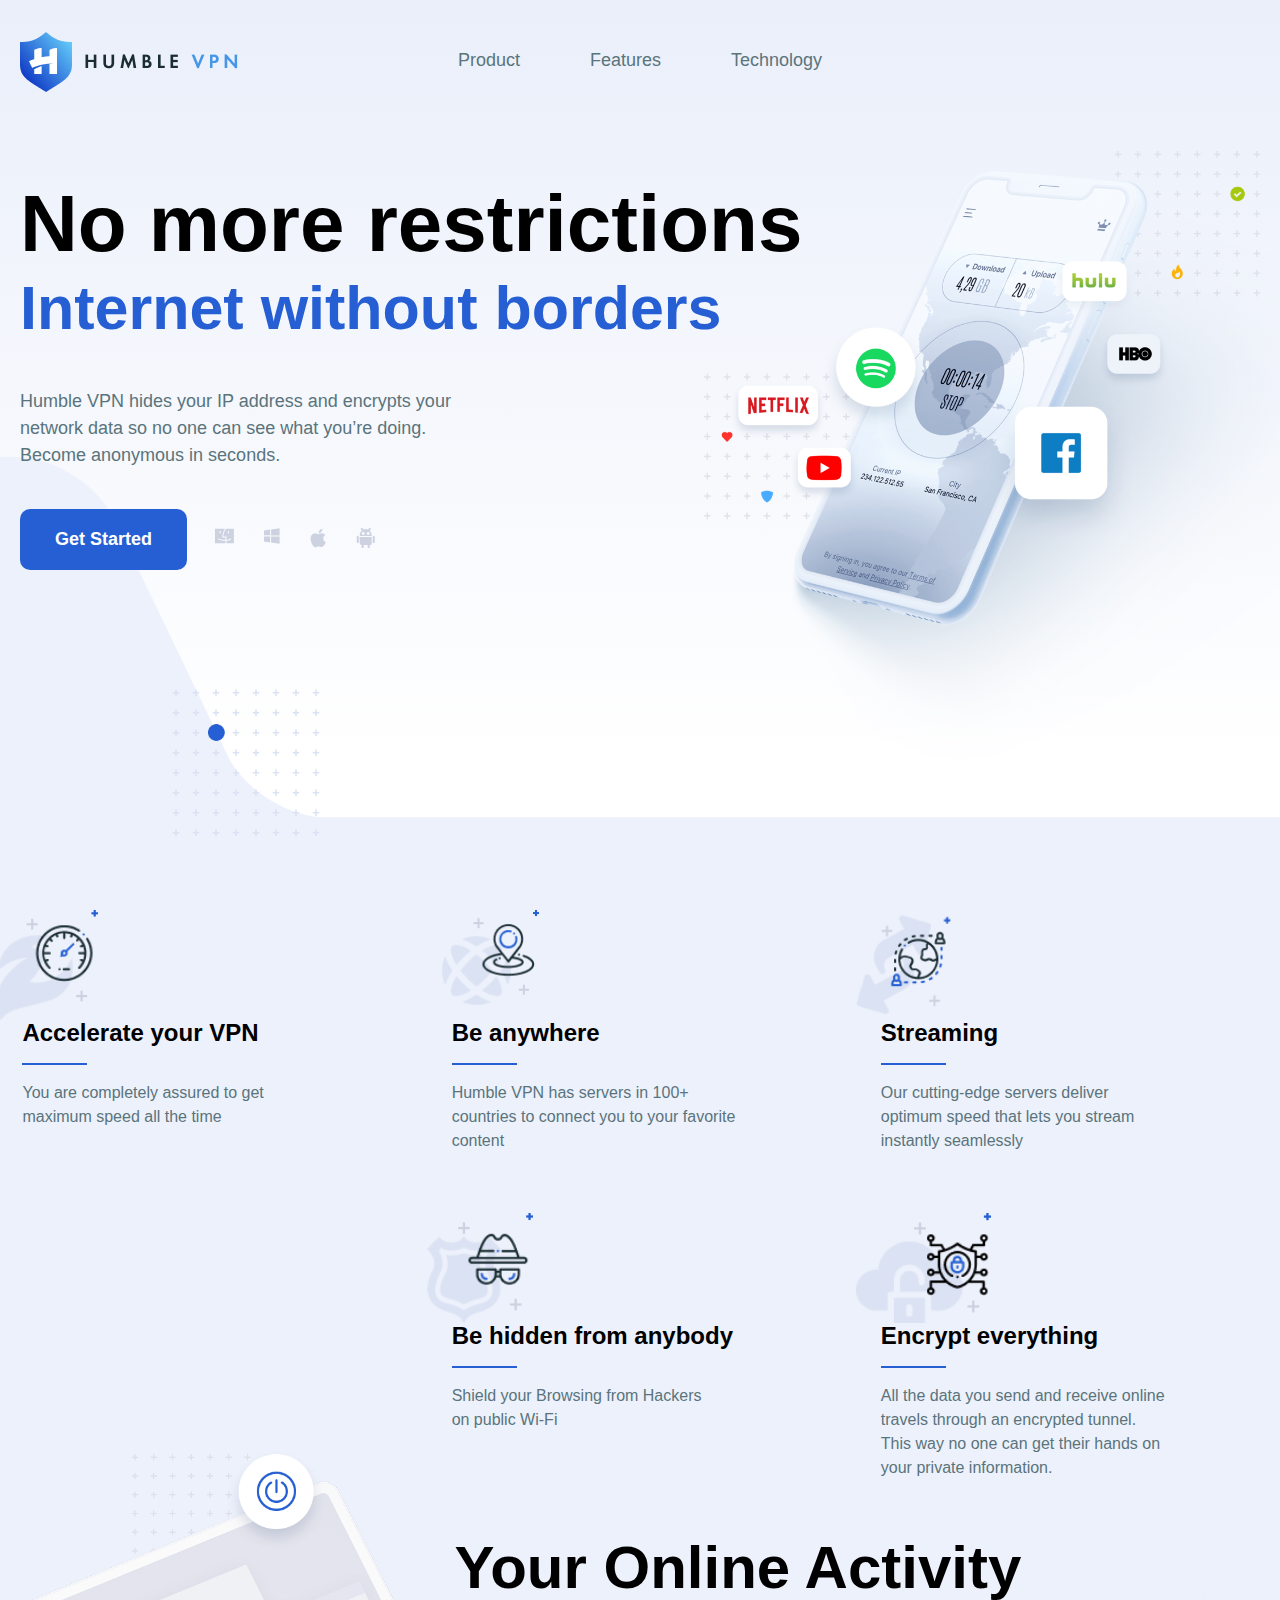
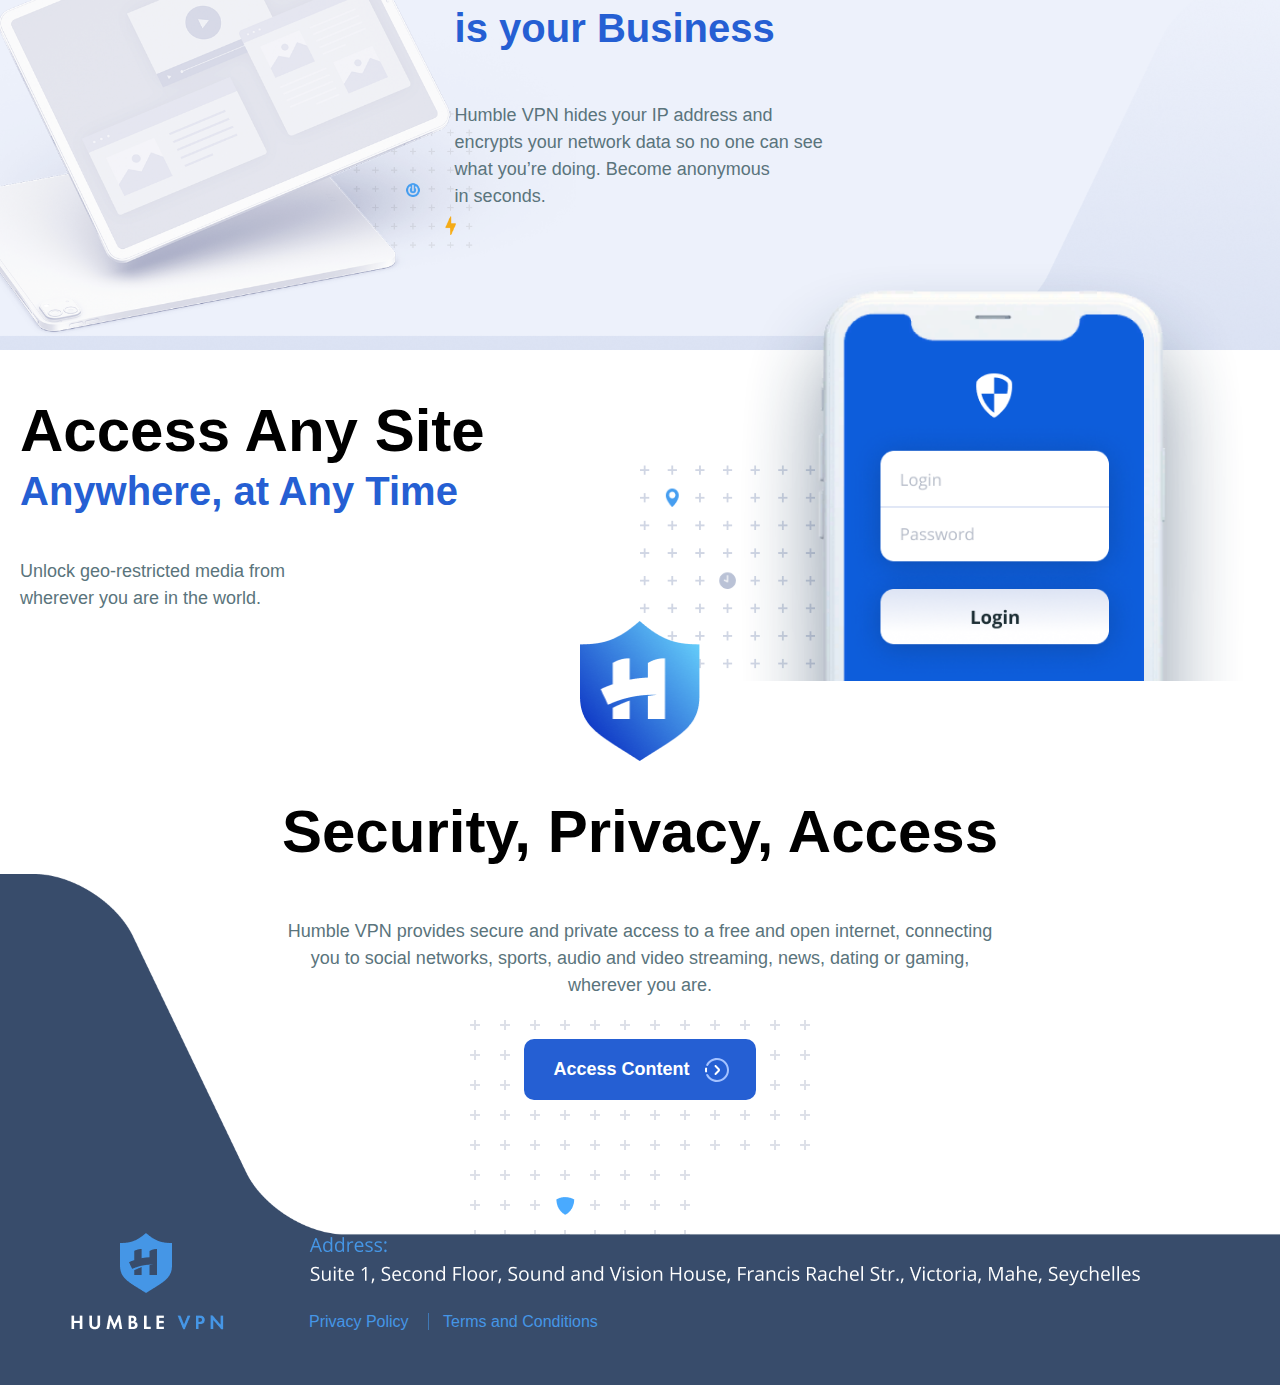
<file: index.html>
<!DOCTYPE html>
<html lang="en">
  <head>
    <meta charset="UTF-8" />
    <meta name="viewport" content="width=device-width, initial-scale=1.0" />
    <link rel="icon" type="image/png" sizes="32x32" href="/favicon-32x32.png" />
    <link rel="icon" type="image/png" sizes="16x16" href="/favicon-16x16.png" />
    <title>Humble VPN</title>

    <link rel="stylesheet" href="./css/main.min.css" />
  </head>
  <body>
    <header class="header">
      <div class="container">
        <div class="header__content">
          <div class="header__logo">
            <img src="./src/assets/images/logo.png" alt="" />
          </div>
          <button type="button" class="header__burger js-menu">
            <span></span>
          </button>
          <nav class="header__nav">
            <ul>
              <li class="header__nav-item"><a href="/">Product</a></li>
              <li class="header__nav-item"><a href="/">Features</a></li>
              <li class="header__nav-item"><a href="/">Technology</a></li>
            </ul>
          </nav>
        </div>
      </div>
    </header>
    <main class="main">
      <div class="container">
        <div class="main__text-block">
          <h2 class="main__title">No more restrictions</h2>
          <h3 class="main__subtitle">Internet without borders</h3>
          <p class="main__text">
            Humble VPN hides your IP address and encrypts&nbsp;your network data
            so no one can&nbsp;see what&nbsp;you’re doing. Become anonymous in
            seconds.
          </p>
          <img
            src="/src/assets/images/app_desktop.png"
            alt=""
            class="main__image"
          />
          <div class="main__buttons">
            <a href="/" class="main__button">Get Started</a>
            <ul class="main__platforms">
              <li class="main__platforms-item">
                <a href="/">
                  <svg
                    width="19"
                    height="16"
                    viewBox="0 0 19 16"
                    fill="none"
                    xmlns="http://www.w3.org/2000/svg"
                  >
                    <path
                      d="M19 15.3339H11.7C11.5 14.4339 11.3 13.6339 11.3 12.7339C13 12.7339 14.7 12.2339 16.2 11.4339V11.3339L15.7 10.5339H15.6C14.3 11.3339 12.8 11.7339 11.2 11.7339C11.2 10.9339 11.4 10.0339 11.6 9.23392L11.8 8.63392L11.7 8.53392H8.2C8.4 6.73392 8.9 5.03392 9.6 3.33392C10 2.43392 10.5 1.53392 11.1 0.633923H18.9V15.3339H19ZM12.9 2.93392L12.8 5.23392L12.9 5.33392H13.8L13.9 5.23392V3.03392L13.8 2.93392H12.9ZM10.7 15.3339H0V0.633923H10C9.5 1.33392 9.1 2.13392 8.8 2.83392C7.9 4.73392 7.4 6.83392 7.2 8.93392V9.43392L7.3 9.53392H10.6C10.4 10.2339 10.3 11.0339 10.3 11.7339C9.9 11.7339 9.6 11.7339 9.3 11.7339C7.2 11.8339 5.19999 11.3339 3.39999 10.4339H3.3L2.89999 11.2339V11.3339C4.09999 11.9339 5.4 12.3339 6.7 12.5339C7.6 12.6339 8.4 12.7339 9.3 12.7339C9.6 12.7339 10 12.7339 10.4 12.7339C10.3 13.6339 10.5 14.5339 10.7 15.3339ZM4.7 2.93392L4.60001 5.23392L4.7 5.33392H5.60001L5.7 5.23392V3.03392L5.60001 2.93392H4.7Z"
                    />
                  </svg>
                </a>
              </li>
              <li class="main__platforms-item">
                <a href="/">
                  <svg
                    width="16"
                    height="16"
                    viewBox="0 0 16 16"
                    fill="none"
                    xmlns="http://www.w3.org/2000/svg"
                  >
                    <path
                      d="M7.10001 14.4839V8.38392H15.6V15.7839L7.10001 14.4839ZM0 13.4839V8.48392H6.10001V14.3839L0 13.4839ZM7.10001 7.38392V1.38392L15.6 0.183922V7.38392H7.10001ZM0 7.38392V2.38392L6.10001 1.48392V7.28392H0V7.38392Z"
                    />
                  </svg>
                </a>
              </li>
              <li class="main__platforms-item">
                <a href="/">
                  <svg
                    width="16"
                    height="20"
                    viewBox="0 0 16 20"
                    fill="none"
                    xmlns="http://www.w3.org/2000/svg"
                  >
                    <path
                      d="M2.55557 16.8839C0.955565 14.5839 -0.24444 10.3839 1.35556 7.58392C2.15556 6.18392 3.55556 5.28392 5.15556 5.28392C6.35556 5.28392 7.45556 6.08392 8.25556 6.08392C9.05556 6.08392 10.3556 5.08392 11.8556 5.18392C13.2556 5.18392 14.4556 5.88392 15.2556 6.98392C14.0556 7.78392 13.2556 9.08393 13.2556 10.4839C13.2556 12.0839 14.2556 13.5839 15.7556 14.1839C15.4556 15.0839 15.0556 15.9839 14.4556 16.7839C13.6556 17.8839 12.8556 18.9839 11.6556 19.0839C10.4556 19.0839 9.95556 18.3839 8.55556 18.3839C7.15556 18.3839 6.65556 19.0839 5.45556 19.1839H5.35556C4.15556 19.1839 3.25557 17.9839 2.55557 16.8839ZM8.65556 5.08392C8.55556 4.08392 8.95556 2.98392 9.65556 2.18392C10.3556 1.38392 11.3556 0.883924 12.4556 0.783924C12.5556 1.88392 12.1556 2.88392 11.4556 3.78392C10.8556 4.58392 9.85556 5.08392 8.85556 5.08392C8.75556 5.08392 8.65556 5.08392 8.65556 5.08392Z"
                    />
                  </svg>
                </a>
              </li>
              <li class="main__platforms-item">
                <a href="/">
                  <svg
                    width="19"
                    height="20"
                    viewBox="0 0 19 20"
                    fill="none"
                    xmlns="http://www.w3.org/2000/svg"
                  >
                    <path
                      fill-rule="evenodd"
                      clip-rule="evenodd"
                      d="M17.733 14.9518C17.1543 14.9518 16.7041 14.5016 16.7041 13.9228V8.90675C16.7041 8.32797 17.1543 7.94212 17.733 7.94212C18.3118 7.94212 18.762 8.39228 18.762 8.90675V13.9228C18.762 14.5016 18.3118 14.9518 17.733 14.9518ZM13.7459 16.9453V19.4534C13.7459 19.7106 13.553 19.9678 13.2314 19.9678H12.2025C11.9453 19.9678 11.688 19.7749 11.688 19.4534V16.9453H7.70089V19.4534C7.70089 19.7106 7.50797 19.9678 7.18642 19.9678H6.15748C5.90025 19.9678 5.64301 19.7749 5.64301 19.4534V16.9453C4.54977 16.9453 3.64945 16.045 3.64945 14.9518V8.97106H15.6752V15.9807C15.7395 17.074 14.8392 16.9453 13.7459 16.9453ZM3.77806 7.42765C3.77806 5.49839 4.61408 3.76206 5.90025 2.6045L5.06424 1.76849C4.67838 1.38264 4.67838 0.73955 5.06424 0.289389C5.45009 -0.096463 6.15748 -0.096463 6.54334 0.289389L7.70089 1.44695C8.34398 1.18971 9.05137 0.996785 9.82308 0.996785C10.5305 0.996785 11.2379 1.18971 11.881 1.44695L13.0385 0.353698C13.4244 -0.0321543 14.0675 -0.0321543 14.5176 0.353698C14.9035 0.73955 14.9035 1.38264 14.5176 1.8328L13.6173 2.6045C14.9035 3.76206 15.7395 5.49839 15.7395 7.49196V8.07074H3.77806V7.42765ZM12.2668 7.0418C13.1028 7.0418 13.7459 6.39871 13.7459 5.5627C13.7459 4.72669 13.1028 4.0836 12.2668 4.0836C11.4308 4.0836 10.7877 4.72669 10.7877 5.5627C10.7877 6.3344 11.4308 7.0418 12.2668 7.0418ZM7.25073 7.0418C8.08674 7.0418 8.72983 6.39871 8.72983 5.5627C8.72983 4.72669 8.08674 4.0836 7.25073 4.0836C6.41472 4.0836 5.77163 4.72669 5.77163 5.5627C5.77163 6.3344 6.41472 7.0418 7.25073 7.0418ZM1.78449 14.9518C1.20572 14.9518 0.755554 14.5016 0.755554 13.9228V8.90675C0.755554 8.32797 1.20572 7.94212 1.78449 7.94212C2.36327 7.94212 2.81343 8.39228 2.81343 8.90675V13.9228C2.74912 14.5016 2.29896 14.9518 1.78449 14.9518Z"
                    />
                  </svg>
                </a>
              </li>
            </ul>
          </div>
        </div>
      </div>
    </main>
    <section class="advantages">
      <div class="container">
        <div class="advantages__list">
          <div class="advantages__item">
            <img
              src="/src/assets/images/advantages_1.png"
              alt="Accelerate your VPN"
              class="advantages__item-image"
            />
            <div class="advantages__item-right">
              <h4 class="advantages__item-title">Accelerate your VPN</h4>
              <p class="advantages__item-text">
                You are completely assured to get maximum speed all the time
              </p>
            </div>
          </div>
          <div class="advantages__item">
            <img
              src="/src/assets/images/advantages_2.png"
              alt="Be anywhere"
              class="advantages__item-image"
            />
            <div class="advantages__item-right">
              <h4 class="advantages__item-title">Be anywhere</h4>
              <p class="advantages__item-text">
                Humble VPN has servers in 100+ countries to connect you to your
                favorite content
              </p>
            </div>
          </div>
          <div class="advantages__item">
            <img
              src="/src/assets/images/advantages_3.png"
              alt="Streaming"
              class="advantages__item-image"
            />
            <div class="advantages__item-right">
              <h4 class="advantages__item-title">Streaming</h4>
              <p class="advantages__item-text">
                Our cutting-edge servers deliver optimum speed that lets you
                stream instantly seamlessly
              </p>
            </div>
          </div>
          <div class="advantages__item">
            <img
              src="/src/assets/images/advantages_4.png"
              alt="Be hidden from anybody"
              class="advantages__item-image"
            />
            <div class="advantages__item-right">
              <h4 class="advantages__item-title">Be hidden from anybody</h4>
              <p class="advantages__item-text">
                Shield your Browsing from Hackers on public Wi-Fi
              </p>
            </div>
          </div>
          <div class="advantages__item">
            <img
              src="/src/assets/images/advantages_5.png"
              alt="Encrypt everything"
              class="advantages__item-image"
            />
            <div class="advantages__item-right">
              <h4 class="advantages__item-title">Encrypt everything</h4>
              <p class="advantages__item-text">
                All the data you send and receive online travels through an
                encrypted tunnel. This way no one can get their hands on your
                private information.
              </p>
            </div>
          </div>
          <div class="advantages__text-block">
            <h2 class="advantages__title">Your Online Activity</h2>
            <h3 class="advantages__subtitle">is your Business</h3>
            <p class="advantages__text">
              Humble VPN hides your IP address and encrypts&nbsp;your network
              data so no one can see what you’re doing. Become anonymous
              in&nbsp;seconds.
            </p>
          </div>
        </div>
      </div>
    </section>
    <div class="container access__container">
      <section class="access">
        <div class="access__text-block">
          <h2 class="access__title">Access Any Site</h2>
          <h3 class="access__subtitle">Anywhere, at Any Time</h3>
          <p class="access__text">
            Unlock geo-restricted media from wherever you are in the world.
          </p>
        </div>
        <img
          src="/src/assets/images/access.png"
          alt="Access Any Site"
          class="access__image"
        />
      </section>
    </div>
    <section class="security">
      <div class="container">
        <div class="security__content">
          <img
            src="/src/assets/images/logo_symbol.png"
            alt="Humble"
            class="security__image"
          />
          <h2 class="security__title">Security, Privacy, Access</h2>
          <p class="security__text">
            Humble VPN provides secure and private access to a free and open
            internet, connecting you to social networks, sports, audio and video
            streaming, news, dating or gaming, wherever you are.
          </p>
          <a href="/" class="security__button"
            ><span>Access Content</span
            ><img src="/src/assets/icons/arrow.svg" alt=""
          /></a>
          <img
            src="/src/assets/images/security_bg_2.png"
            alt=""
            class="security__bg"
          />
        </div>
      </div>
    </section>
    <footer class="footer">
      <div class="container">
        <div class="footer__content">
          <img
            src="/src/assets/images/logo_footer.png"
            alt="logo"
            class="footer__logo"
          />
          <div class="footer__right">
            <img
              src="/src/assets/images/footer_address.png"
              alt="address"
              class="footer__address"
            />
            <img
              src="/src/assets/images/footer_address_mobile.png"
              alt="address"
              class="footer__address_mobile"
            />
            <div class="footer__links">
              <a href="/privacy.html" target="_blank" class="footer__link"
                >Privacy Policy</a
              >
              <a href="/terms.html" target="_blank" class="footer__link"
                >Terms and Conditions</a
              >
            </div>
          </div>
        </div>
      </div>
    </footer>

    <script>
      var menu = document.querySelector('.header__nav');
      document.querySelector('.js-menu').addEventListener('click', function(e) {
        if (e.target.classList.contains('active')) {
          e.target.classList.remove('active');
          menu.classList.remove('active');
        }
        else {
          e.target.classList.add('active');
          menu.classList.add('active');
        }
      });
    </script>
  </body>
</html>
</file>
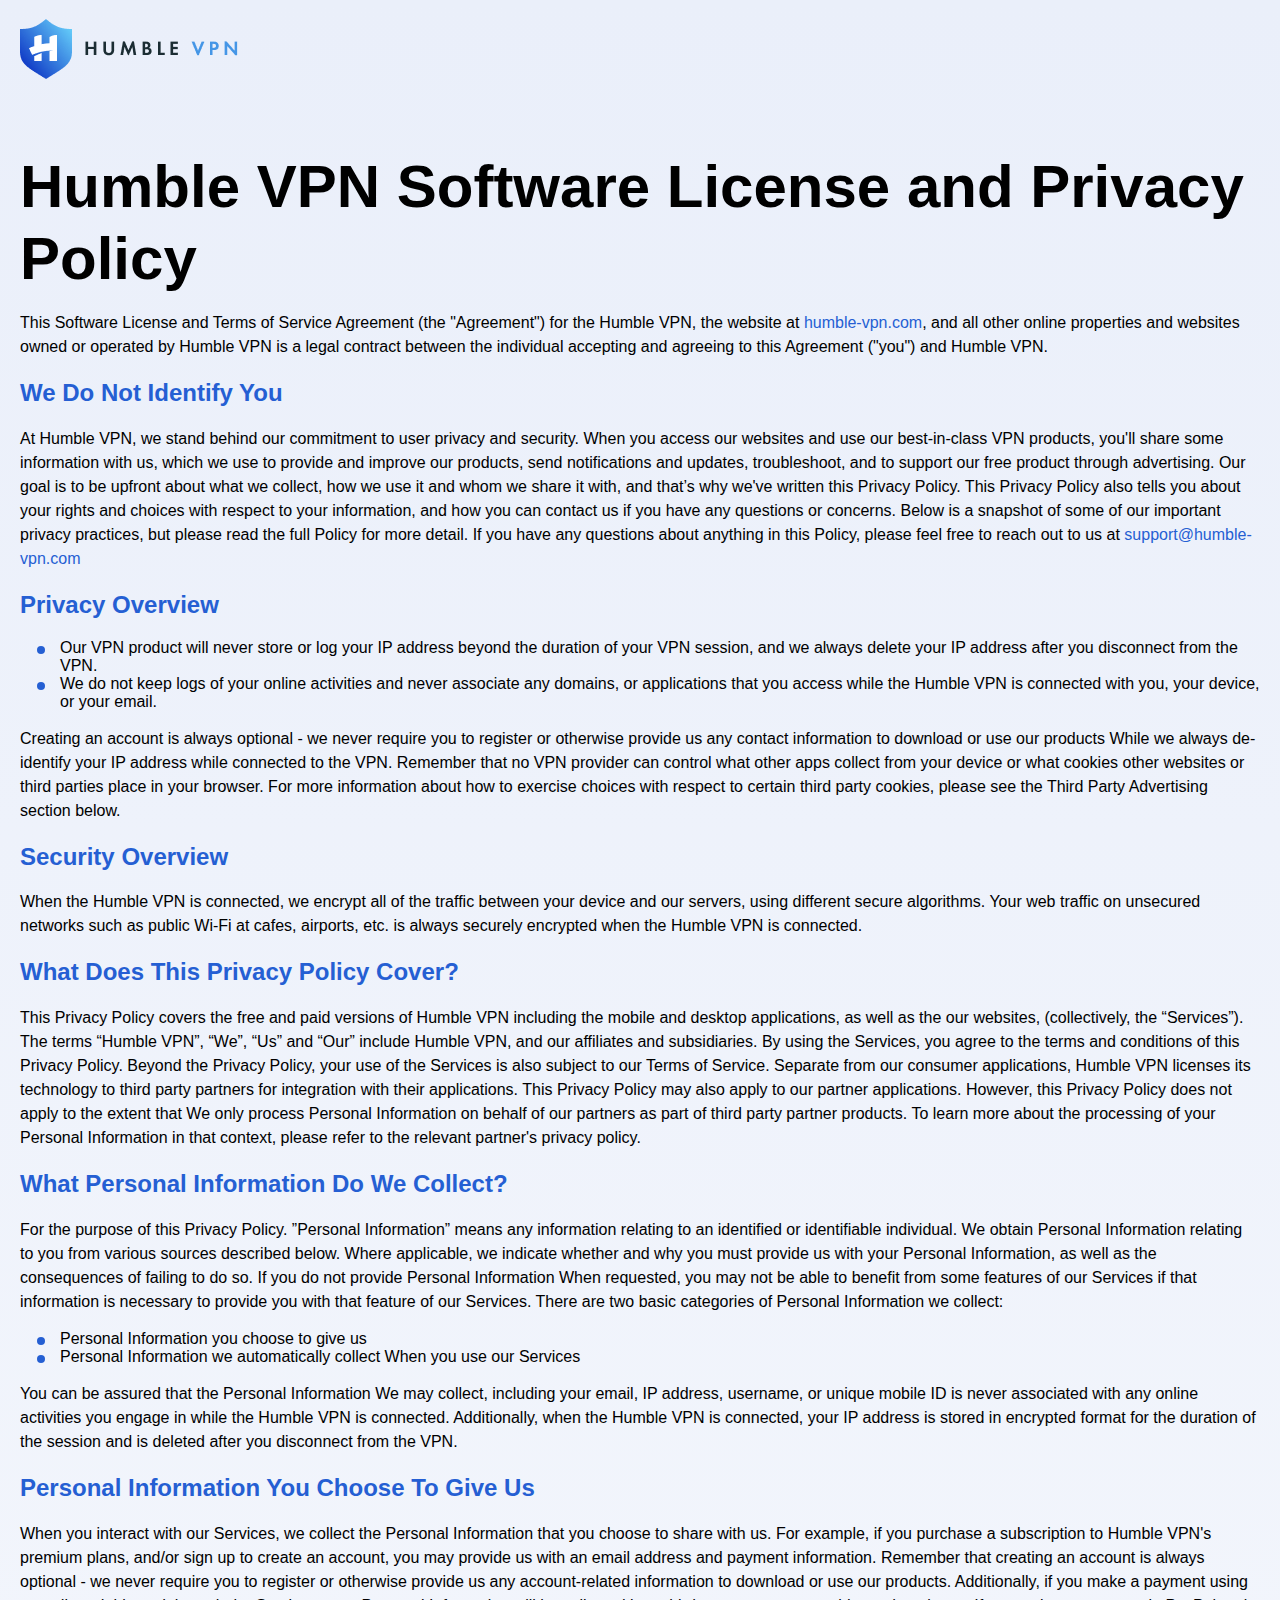
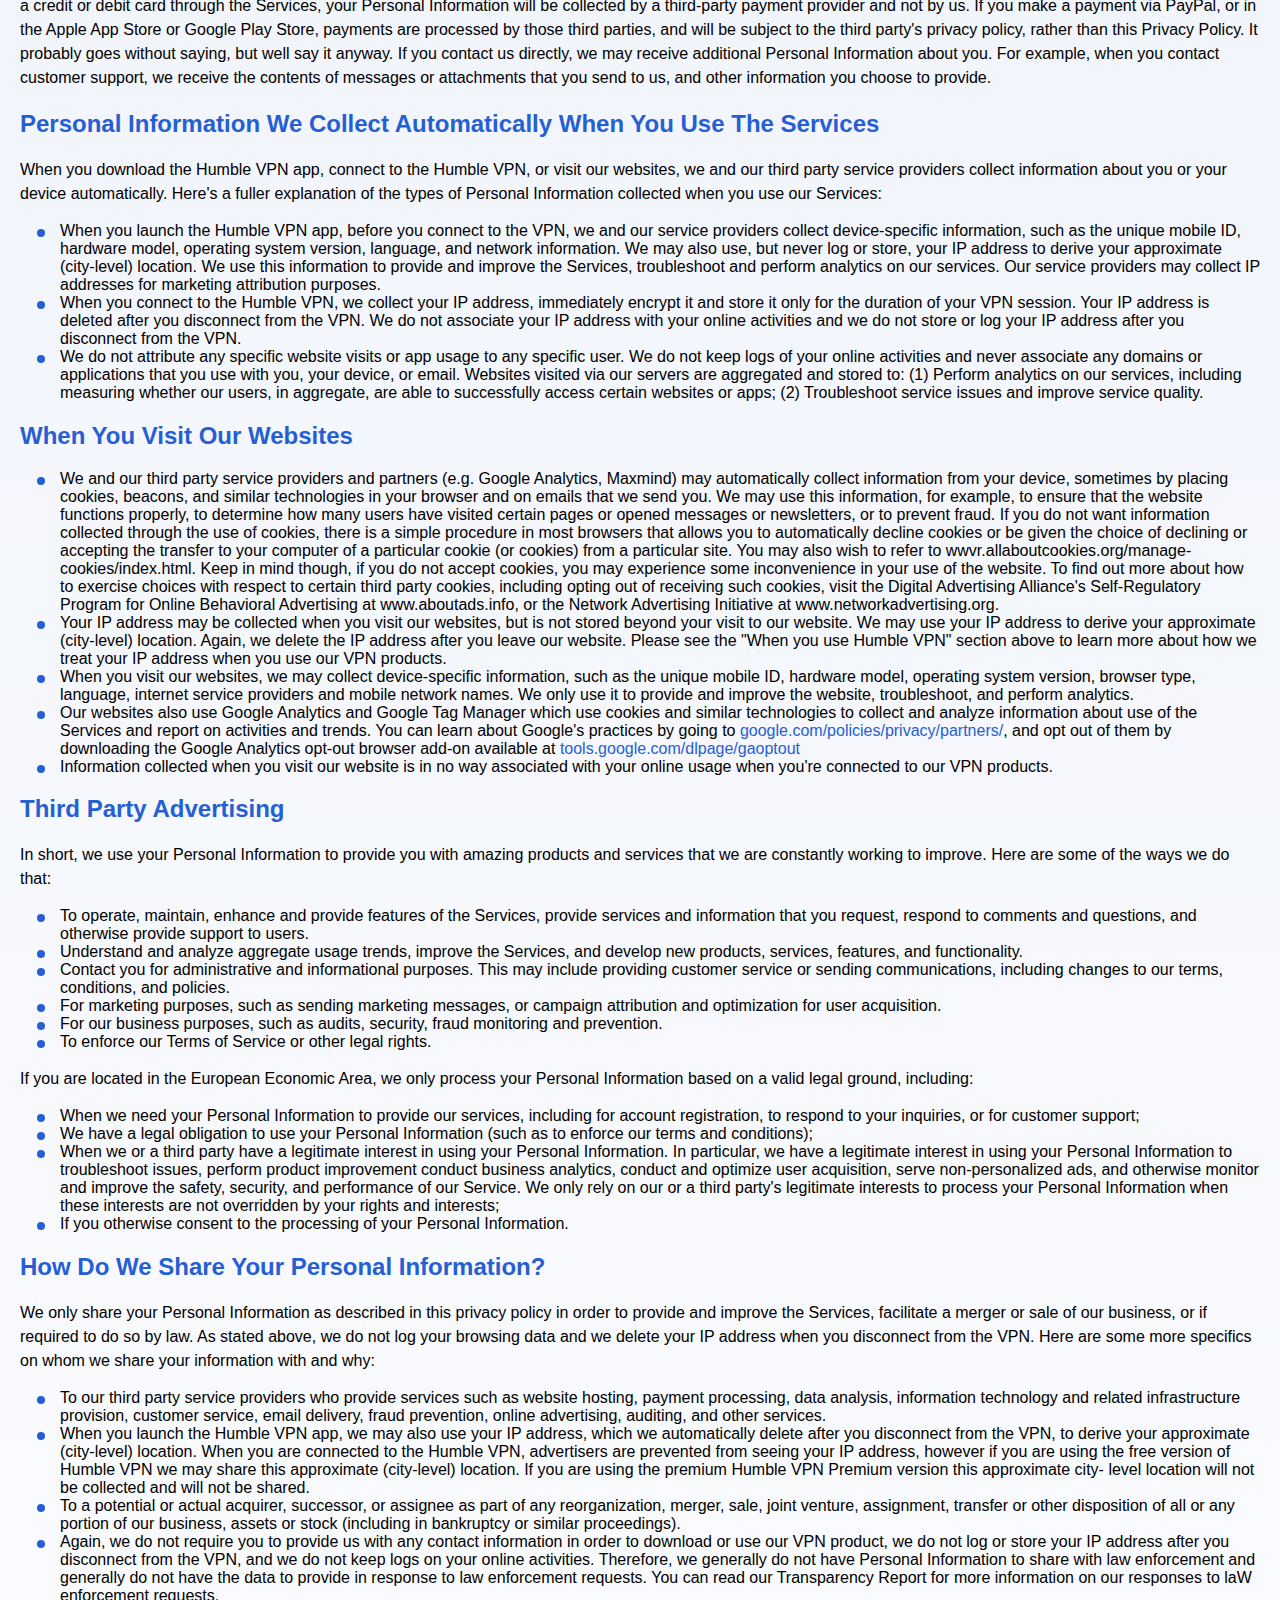
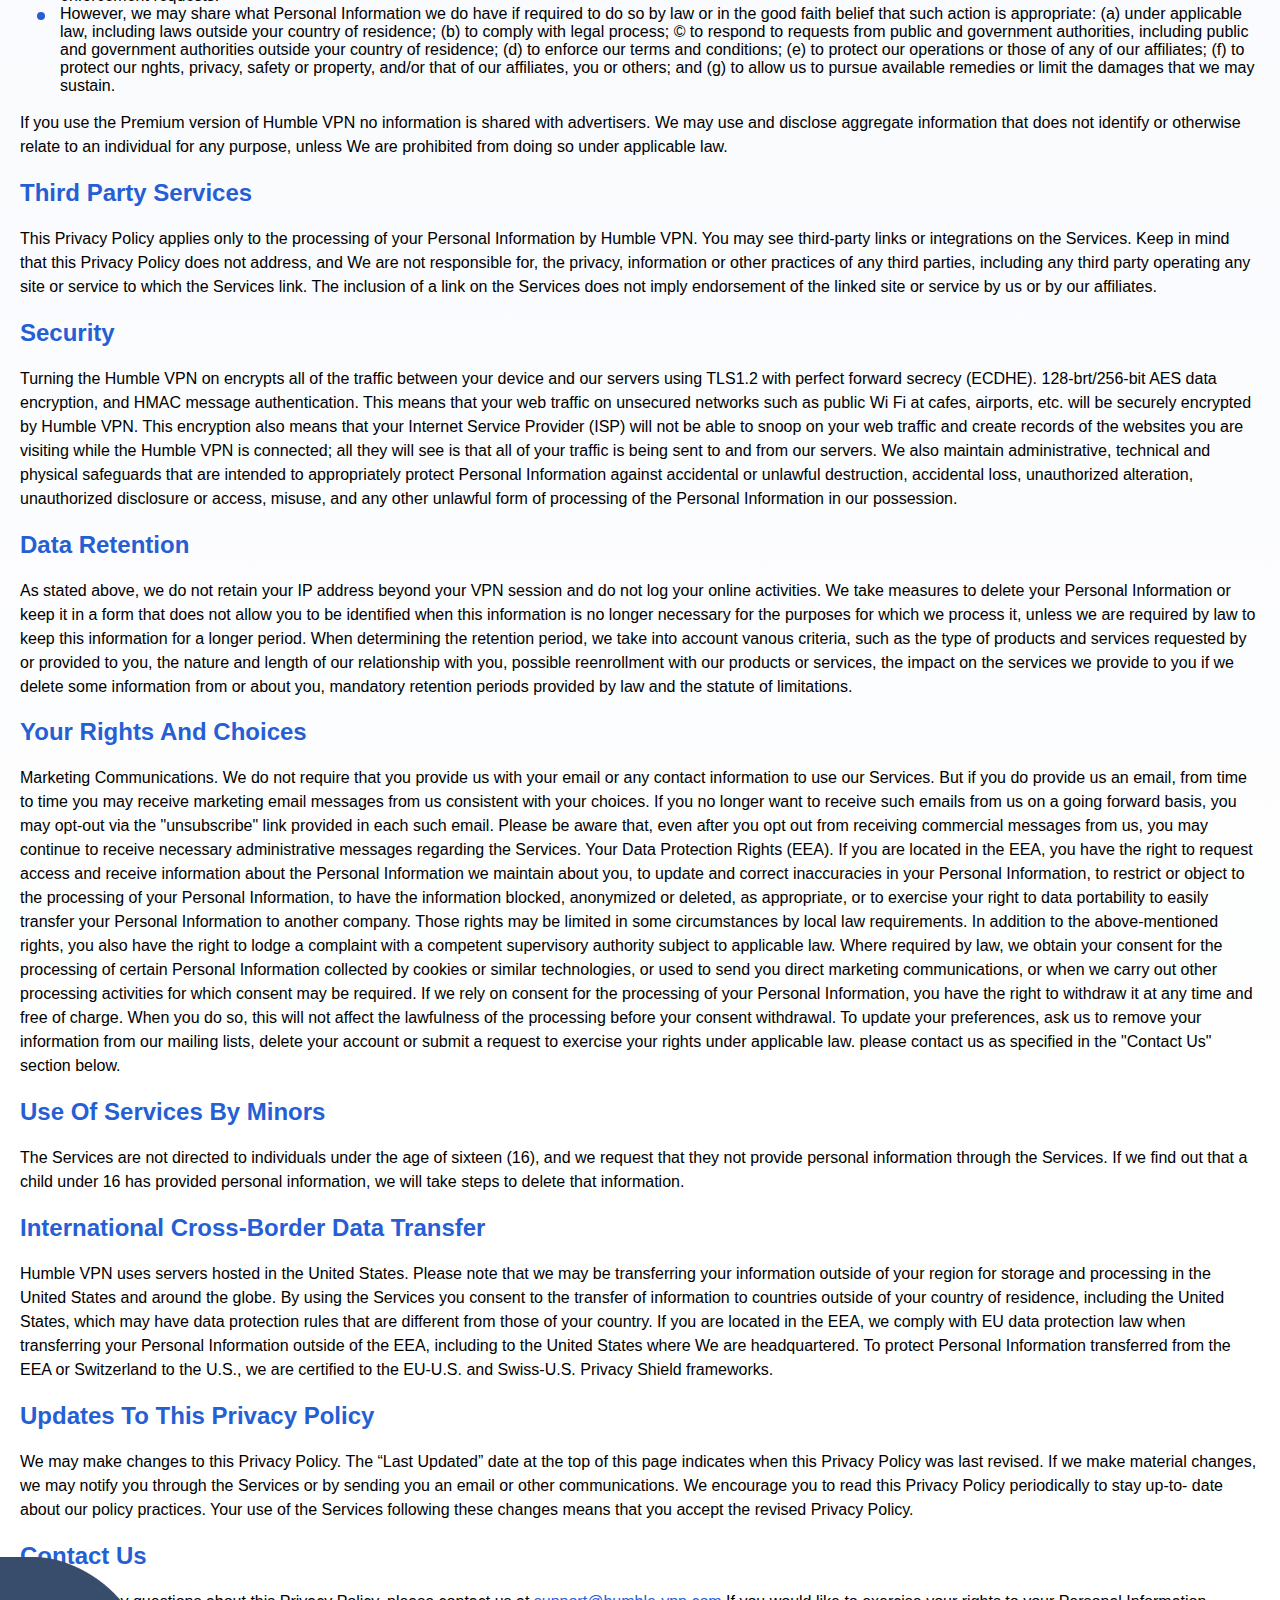
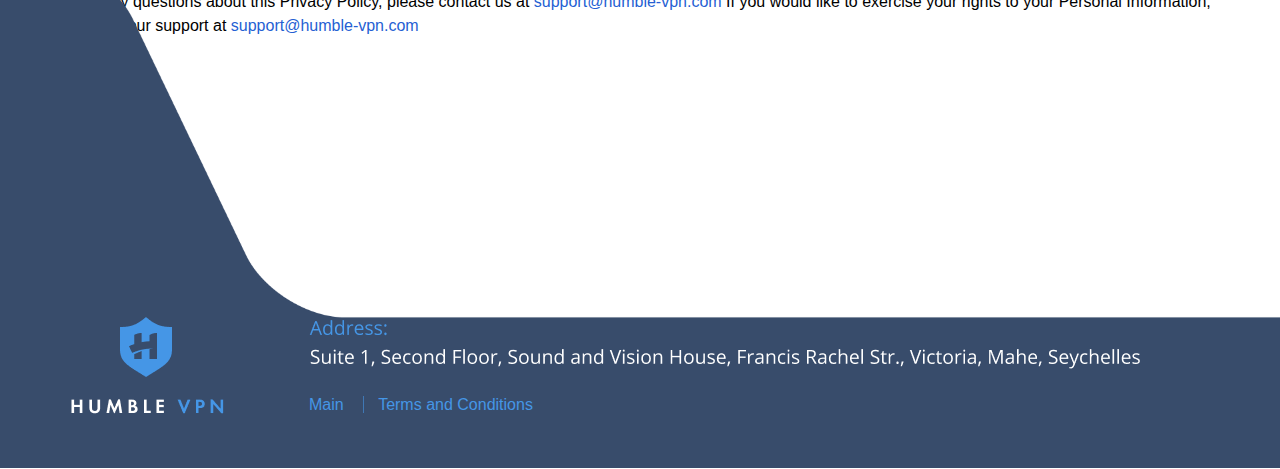
<file: privacy.html>
<!DOCTYPE html>
<html lang="en">
  <head>
    <meta charset="UTF-8" />
    <meta name="viewport" content="width=device-width, initial-scale=1.0" />
    <link rel="icon" type="image/png" sizes="32x32" href="/favicon-32x32.png" />
    <link rel="icon" type="image/png" sizes="16x16" href="/favicon-16x16.png" />
    <title>Humble VPN - Privacy Policy</title>

    <link rel="stylesheet" href="./css/main.min.css" />
  </head>
  <body>
    <header class="header">
      <div class="container">
        <div class="header__content">
          <a href="/" class="header__logo">
            <img src="./src/assets/images/logo.png" alt="" />
          </a>
        </div>
      </div>
    </header>
    <section class="text-content">
      <div class="container">
        <h1 class="text-content__title">Humble VPN Software License and Privacy Policy</h1>
        <p>
          This Software License and Terms of Service Agreement (the "Agreement")
          for the Humble VPN, the website at
          <a href="http://humble-vpn.com">humble-vpn.com</a>, and all
          other online properties and websites owned or operated by Humble VPN is a legal contract between the individual accepting and agreeing
          to this Agreement ("you") and Humble VPN.
        </p>
        <h2>We Do Not Identify You</h2>

        <p>
          At Humble VPN, we stand behind our commitment to user privacy and
          security. When you access our websites and use our best-in-class VPN
          products, you'll share some information with us, which we use to
          provide and improve our products, send notifications and updates,
          troubleshoot, and to support our free product through advertising. Our
          goal is to be upfront about what we collect, how we use it and whom we
          share it with, and that’s why we've written this Privacy Policy. This
          Privacy Policy also tells you about your rights and choices with
          respect to your information, and how you can contact us if you have
          any questions or concerns. Below is a snapshot of some of our
          important privacy practices, but please read the full Policy for more
          detail. If you have any questions about anything in this Policy,
          please feel free to reach out to us at
          <a href="mailto:support@humble-vpn.com"
            >support@humble-vpn.com</a
          >
        </p>

        <h2>Privacy Overview</h2>

        <ul class="text-content__list">
          <li>
            Our VPN product will never store or log your IP address beyond the
            duration of your VPN session, and we always delete your IP address
            after you disconnect from the VPN.
          </li>
          <li>
            We do not keep logs of your online activities and never associate
            any domains, or applications that you access while the Humble VPN is connected with you, your device, or your email.
          </li>
        </ul>

        <p>
          Creating an account is always optional - we never require you to
          register or otherwise provide us any contact information to download
          or use our products While we always de-identify your IP address while
          connected to the VPN. Remember that no VPN provider can control what
          other apps collect from your device or what cookies other websites or
          third parties place in your browser. For more information about how to
          exercise choices with respect to certain third party cookies, please
          see the Third Party Advertising section below.
        </p>

        <h2>Security Overview</h2>

        <p>
          When the Humble VPN is connected, we encrypt all of the traffic
          between your device and our servers, using different secure
          algorithms. Your web traffic on unsecured networks such as public
          Wi-Fi at cafes, airports, etc. is always securely encrypted when the
          Humble VPN is connected.
        </p>

        <h2>What Does This Privacy Policy Cover?</h2>

        <p>
          This Privacy Policy covers the free and paid versions of Humble VPN including the mobile and desktop applications, as well as the our
          websites, (collectively, the “Services”). The terms “Humble VPN”,
          “We”, “Us” and “Our” include Humble VPN, and our affiliates and
          subsidiaries. By using the Services, you agree to the terms and
          conditions of this Privacy Policy. Beyond the Privacy Policy, your use
          of the Services is also subject to our Terms of Service. Separate from
          our consumer applications, Humble VPN licenses its technology to
          third party partners for integration with their applications. This
          Privacy Policy may also apply to our partner applications. However,
          this Privacy Policy does not apply to the extent that We only process
          Personal Information on behalf of our partners as part of third party
          partner products. To learn more about the processing of your Personal
          Information in that context, please refer to the relevant partner's
          privacy policy.
        </p>

        <h2>What Personal Information Do We Collect?</h2>
        <p>
          For the purpose of this Privacy Policy. ”Personal Information” means
          any information relating to an identified or identifiable individual.
          We obtain Personal Information relating to you from various sources
          described below. Where applicable, we indicate whether and why you
          must provide us with your Personal Information, as well as the
          consequences of failing to do so. If you do not provide Personal
          Information When requested, you may not be able to benefit from some
          features of our Services if that information is necessary to provide
          you with that feature of our Services. There are two basic categories
          of Personal Information we collect:
        </p>

        <ul class="text-content__list">
          <li>Personal Information you choose to give us</li>
          <li>
            Personal Information we automatically collect When you use our
            Services
          </li>
        </ul>

        <p>
          You can be assured that the Personal Information We may collect,
          including your email, IP address, username, or unique mobile ID is
          never associated with any online activities you engage in while the
          Humble VPN is connected. Additionally, when the Humble VPN
          is connected, your IP address is stored in encrypted format for the
          duration of the session and is deleted after you disconnect from the
          VPN.
        </p>

        <h2>Personal Information You Choose To Give Us</h2>
        <p>
          When you interact with our Services, we collect the Personal
          Information that you choose to share with us. For example, if you
          purchase a subscription to Humble VPN's premium plans, and/or
          sign up to create an account, you may provide us with an email address
          and payment information. Remember that creating an account is always
          optional - we never require you to register or otherwise provide us
          any account-related information to download or use our products.
          Additionally, if you make a payment using a credit or debit card
          through the Services, your Personal Information will be collected by a
          third-party payment provider and not by us. If you make a payment via
          PayPal, or in the Apple App Store or Google Play Store, payments are
          processed by those third parties, and will be subject to the third
          party's privacy policy, rather than this Privacy Policy. It probably
          goes without saying, but well say it anyway. If you contact us
          directly, we may receive additional Personal Information about you.
          For example, when you contact customer support, we receive the
          contents of messages or attachments that you send to us, and other
          information you choose to provide.
        </p>
        <h2>
          Personal Information We Collect Automatically When You Use The
          Services
        </h2>
        <p>
          When you download the Humble VPN app, connect to the Humble VPN, or visit our websites, we and our third party service providers
          collect information about you or your device automatically. Here's a
          fuller explanation of the types of Personal Information collected when
          you use our Services:
        </p>
        <ul class="text-content__list">
          <li>
            When you launch the Humble VPN app, before you connect to the
            VPN, we and our service providers collect device-specific
            information, such as the unique mobile ID, hardware model, operating
            system version, language, and network information. We may also use,
            but never log or store, your IP address to derive your approximate
            (city-level) location. We use this information to provide and
            improve the Services, troubleshoot and perform analytics on our
            services. Our service providers may collect IP addresses for
            marketing attribution purposes.
          </li>
          <li>
            When you connect to the Humble VPN, we collect your IP address,
            immediately encrypt it and store it only for the duration of your
            VPN session. Your IP address is deleted after you disconnect from
            the VPN. We do not associate your IP address with your online
            activities and we do not store or log your IP address after you
            disconnect from the VPN.
          </li>
          <li>
            We do not attribute any specific website visits or app usage to any
            specific user. We do not keep logs of your online activities and
            never associate any domains or applications that you use with you,
            your device, or email. Websites visited via our servers are
            aggregated and stored to: (1) Perform analytics on our services,
            including measuring whether our users, in aggregate, are able to
            successfully access certain websites or apps; (2) Troubleshoot
            service issues and improve service quality.
          </li>
        </ul>

        <h2>When You Visit Our Websites</h2>
        <ul class="text-content__list">
          <li>
            We and our third party service providers and partners (e.g. Google
            Analytics, Maxmind) may automatically collect information from your
            device, sometimes by placing cookies, beacons, and similar
            technologies in your browser and on emails that we send you. We may
            use this information, for example, to ensure that the website
            functions properly, to determine how many users have visited certain
            pages or opened messages or newsletters, or to prevent fraud. If you
            do not want information collected through the use of cookies, there
            is a simple procedure in most browsers that allows you to
            automatically decline cookies or be given the choice of declining or
            accepting the transfer to your computer of a particular cookie (or
            cookies) from a particular site. You may also wish to refer to
            wwvr.allaboutcookies.org/manage-cookies/index.html. Keep in mind
            though, if you do not accept cookies, you may experience some
            inconvenience in your use of the website. To find out more about how
            to exercise choices with respect to certain third party cookies,
            including opting out of receiving such cookies, visit the Digital
            Advertising Alliance's Self-Regulatory Program for Online Behavioral
            Advertising at www.aboutads.info, or the Network Advertising
            Initiative at www.networkadvertising.org.
          </li>
          <li>
            Your IP address may be collected when you visit our websites, but is
            not stored beyond your visit to our website. We may use your IP
            address to derive your approximate (city-level) location. Again, we
            delete the IP address after you leave our website. Please see the
            "When you use Humble VPN" section above to learn more about how
            we treat your IP address when you use our VPN products.
          </li>
          <li>
            When you visit our websites, we may collect device-specific
            information, such as the unique mobile ID, hardware model, operating
            system version, browser type, language, internet service providers
            and mobile network names. We only use it to provide and improve the
            website, troubleshoot, and perform analytics.
          </li>
          <li>
            Our websites also use Google Analytics and Google Tag Manager which
            use cookies and similar technologies to collect and analyze
            information about use of the Services and report on activities and
            trends. You can learn about Google's practices by going to
            <a
              class="partners-link"
              href="https://google.com/policies/privacy/partners/"
              target="_blank"
              >google.com/policies/privacy/partners/</a
            >, and opt out of them by downloading the Google Analytics opt-out
            browser add-on available at
            <a
              class="partners-link"
              href="https://tools.google.com/dlpage/gaoptout"
              target="_blank"
              >tools.google.com/dlpage/gaoptout</a
            >
          </li>
          <li>
            Information collected when you visit our website is in no way
            associated with your online usage when you're connected to our VPN
            products.
          </li>
        </ul>

        <h2>Third Party Advertising</h2>
        <p>
          In short, we use your Personal Information to provide you with amazing
          products and services that we are constantly working to improve. Here
          are some of the ways we do that:
        </p>

        <ul class="text-content__list">
          <li>
            To operate, maintain, enhance and provide features of the Services,
            provide services and information that you request, respond to
            comments and questions, and otherwise provide support to users.
          </li>
          <li>
            Understand and analyze aggregate usage trends, improve the Services,
            and develop new products, services, features, and functionality.
          </li>
          <li>
            Contact you for administrative and informational purposes. This may
            include providing customer service or sending communications,
            including changes to our terms, conditions, and policies.
          </li>
          <li>
            For marketing purposes, such as sending marketing messages, or
            campaign attribution and optimization for user acquisition.
          </li>
          <li>
            For our business purposes, such as audits, security, fraud
            monitoring and prevention.
          </li>
          <li>To enforce our Terms of Service or other legal rights.</li>
        </ul>

        <p>
          If you are located in the European Economic Area, we only process your
          Personal Information based on a valid legal ground, including:
        </p>

        <ul class="text-content__list">
          <li>
            When we need your Personal Information to provide our services,
            including for account registration, to respond to your inquiries, or
            for customer support;
          </li>
          <li>
            We have a legal obligation to use your Personal Information (such as
            to enforce our terms and conditions);
          </li>
          <li>
            When we or a third party have a legitimate interest in using your
            Personal Information. In particular, we have a legitimate interest
            in using your Personal Information to troubleshoot issues, perform
            product improvement conduct business analytics, conduct and optimize
            user acquisition, serve non-personalized ads, and otherwise monitor
            and improve the safety, security, and performance of our Service. We
            only rely on our or a third party's legitimate interests to process
            your Personal Information when these interests are not overridden by
            your rights and interests;
          </li>
          <li>
            If you otherwise consent to the processing of your Personal
            Information.
          </li>
        </ul>
        <h2>How Do We Share Your Personal Information?</h2>
        <p>
          We only share your Personal Information as described in this privacy
          policy in order to provide and improve the Services, facilitate a
          merger or sale of our business, or if required to do so by law. As
          stated above, we do not log your browsing data and we delete your IP
          address when you disconnect from the VPN. Here are some more specifics
          on whom we share your information with and why:
        </p>

        <ul class="text-content__list">
          <li>
            To our third party service providers who provide services such as
            website hosting, payment processing, data analysis, information
            technology and related infrastructure provision, customer service,
            email delivery, fraud prevention, online advertising, auditing, and
            other services.
          </li>
          <li>
            When you launch the Humble VPN app, we may also use your IP
            address, which we automatically delete after you disconnect from the
            VPN, to derive your approximate (city-level) location. When you are
            connected to the Humble VPN, advertisers are prevented from
            seeing your IP address, however if you are using the free version of
            Humble VPN we may share this approximate (city-level) location.
            If you are using the premium Humble VPN Premium version this
            approximate city- level location will not be collected and will not
            be shared.
          </li>
          <li>
            To a potential or actual acquirer, successor, or assignee as part of
            any reorganization, merger, sale, joint venture, assignment,
            transfer or other disposition of all or any portion of our business,
            assets or stock (including in bankruptcy or similar proceedings).
          </li>
          <li>
            Again, we do not require you to provide us with any contact
            information in order to download or use our VPN product, we do not
            log or store your IP address after you disconnect from the VPN, and
            we do not keep logs on your online activities. Therefore, we
            generally do not have Personal Information to share with law
            enforcement and generally do not have the data to provide in
            response to law enforcement requests. You can read our Transparency
            Report for more information on our responses to laW enforcement
            requests.
          </li>
          <li>
            However, we may share what Personal Information we do have if
            required to do so by law or in the good faith belief that such
            action is appropriate: (a) under applicable law, including laws
            outside your country of residence; (b) to comply with legal process;
            © to respond to requests from public and government authorities,
            including public and government authorities outside your country of
            residence; (d) to enforce our terms and conditions; (e) to protect
            our operations or those of any of our affiliates; (f) to protect our
            nghts, privacy, safety or property, and/or that of our affiliates,
            you or others; and (g) to allow us to pursue available remedies or
            limit the damages that we may sustain.
          </li>
        </ul>

        <p>
          If you use the Premium version of Humble VPN no information is
          shared with advertisers. We may use and disclose aggregate information
          that does not identify or otherwise relate to an individual for any
          purpose, unless We are prohibited from doing so under applicable law.
        </p>
        <h2>Third Party Services</h2>
        <p>
          This Privacy Policy applies only to the processing of your Personal
          Information by Humble VPN. You may see third-party links or
          integrations on the Services. Keep in mind that this Privacy Policy
          does not address, and We are not responsible for, the privacy,
          information or other practices of any third parties, including any
          third party operating any site or service to which the Services link.
          The inclusion of a link on the Services does not imply endorsement of
          the linked site or service by us or by our affiliates.
        </p>
        <h2>Security</h2>
        <p>
          Turning the Humble VPN on encrypts all of the traffic between
          your device and our servers using TLS1.2 with perfect forward secrecy
          (ECDHE). 128-brt/256-bit AES data encryption, and HMAC message
          authentication. This means that your web traffic on unsecured networks
          such as public Wi Fi at cafes, airports, etc. will be securely
          encrypted by Humble VPN. This encryption also means that your
          Internet Service Provider (ISP) will not be able to snoop on your web
          traffic and create records of the websites you are visiting while the
          Humble VPN is connected; all they will see is that all of your
          traffic is being sent to and from our servers. We also maintain
          administrative, technical and physical safeguards that are intended to
          appropriately protect Personal Information against accidental or
          unlawful destruction, accidental loss, unauthorized alteration,
          unauthorized disclosure or access, misuse, and any other unlawful form
          of processing of the Personal Information in our possession.
        </p>
        <h2>Data Retention</h2>
        <p>
          As stated above, we do not retain your IP address beyond your VPN
          session and do not log your online activities. We take measures to
          delete your Personal Information or keep it in a form that does not
          allow you to be identified when this information is no longer
          necessary for the purposes for which we process it, unless we are
          required by law to keep this information for a longer period. When
          determining the retention period, we take into account vanous
          criteria, such as the type of products and services requested by or
          provided to you, the nature and length of our relationship with you,
          possible reenrollment with our products or services, the impact on the
          services we provide to you if we delete some information from or about
          you, mandatory retention periods provided by law and the statute of
          limitations.
        </p>
        <h2>Your Rights And Choices</h2>
        <p>
          Marketing Communications. We do not require that you provide us with
          your email or any contact information to use our Services. But if you
          do provide us an email, from time to time you may receive marketing
          email messages from us consistent with your choices. If you no longer
          want to receive such emails from us on a going forward basis, you may
          opt-out via the "unsubscribe" link provided in each such email. Please
          be aware that, even after you opt out from receiving commercial
          messages from us, you may continue to receive necessary administrative
          messages regarding the Services. Your Data Protection Rights (EEA). If
          you are located in the EEA, you have the right to request access and
          receive information about the Personal Information we maintain about
          you, to update and correct inaccuracies in your Personal Information,
          to restrict or object to the processing of your Personal Information,
          to have the information blocked, anonymized or deleted, as
          appropriate, or to exercise your right to data portability to easily
          transfer your Personal Information to another company. Those rights
          may be limited in some circumstances by local law requirements. In
          addition to the above-mentioned rights, you also have the right to
          lodge a complaint with a competent supervisory authority subject to
          applicable law. Where required by law, we obtain your consent for the
          processing of certain Personal Information collected by cookies or
          similar technologies, or used to send you direct marketing
          communications, or when we carry out other processing activities for
          which consent may be required. If we rely on consent for the
          processing of your Personal Information, you have the right to
          withdraw it at any time and free of charge. When you do so, this will
          not affect the lawfulness of the processing before your consent
          withdrawal. To update your preferences, ask us to remove your
          information from our mailing lists, delete your account or submit a
          request to exercise your rights under applicable law. please contact
          us as specified in the "Contact Us" section below.
        </p>
        <h2>Use Of Services By Minors</h2>
        <p>
          The Services are not directed to individuals under the age of sixteen
          (16), and we request that they not provide personal information
          through the Services. If we find out that a child under 16 has
          provided personal information, we will take steps to delete that
          information.
        </p>
        <h2>International Cross-Border Data Transfer</h2>
        <p>
          Humble VPN uses servers hosted in the United States. Please note
          that we may be transferring your information outside of your region
          for storage and processing in the United States and around the globe.
          By using the Services you consent to the transfer of information to
          countries outside of your country of residence, including the United
          States, which may have data protection rules that are different from
          those of your country. If you are located in the EEA, we comply with
          EU data protection law when transferring your Personal Information
          outside of the EEA, including to the United States where We are
          headquartered. To protect Personal Information transferred from the
          EEA or Switzerland to the U.S., we are certified to the EU-U.S. and
          Swiss-U.S. Privacy Shield frameworks.
        </p>
        <h2>Updates To This Privacy Policy</h2>
        <p>
          We may make changes to this Privacy Policy. The “Last Updated” date at
          the top of this page indicates when this Privacy Policy was last
          revised. If we make material changes, we may notify you through the
          Services or by sending you an email or other communications. We
          encourage you to read this Privacy Policy periodically to stay up-to-
          date about our policy practices. Your use of the Services following
          these changes means that you accept the revised Privacy Policy.
        </p>
        <h2>Contact Us</h2>
        <p>
          If you have any questions about this Privacy Policy, please contact us
          at
          <a href="mailto:support@humble-vpn.com"
            >support@humble-vpn.com</a
          >
          If you would like to exercise your rights to your Personal
          Information, please contact our support at
          <a href="mailto:support@humble-vpn.com"
            >support@humble-vpn.com</a
          >
        </p>
      </div>
    </section>
    <footer class="footer">
      <div class="container">
        <div class="footer__content">
          <img
            src="/src/assets/images/logo_footer.png"
            alt="logo"
            class="footer__logo"
          />
          <div class="footer__right">
            <img
              src="/src/assets/images/footer_address.png"
              alt="address"
              class="footer__address"
            />
            <img
              src="/src/assets/images/footer_address_mobile.png"
              alt="address"
              class="footer__address_mobile"
            />
            <div class="footer__links">
              <a href="/index.html" target="_blank" class="footer__link"
                >Main</a
              >
              <a href="/terms.html" target="_blank" class="footer__link"
                >Terms and Conditions</a
              >
            </div>
          </div>
        </div>
      </div>
    </footer>
  </body>
</html>
</file>
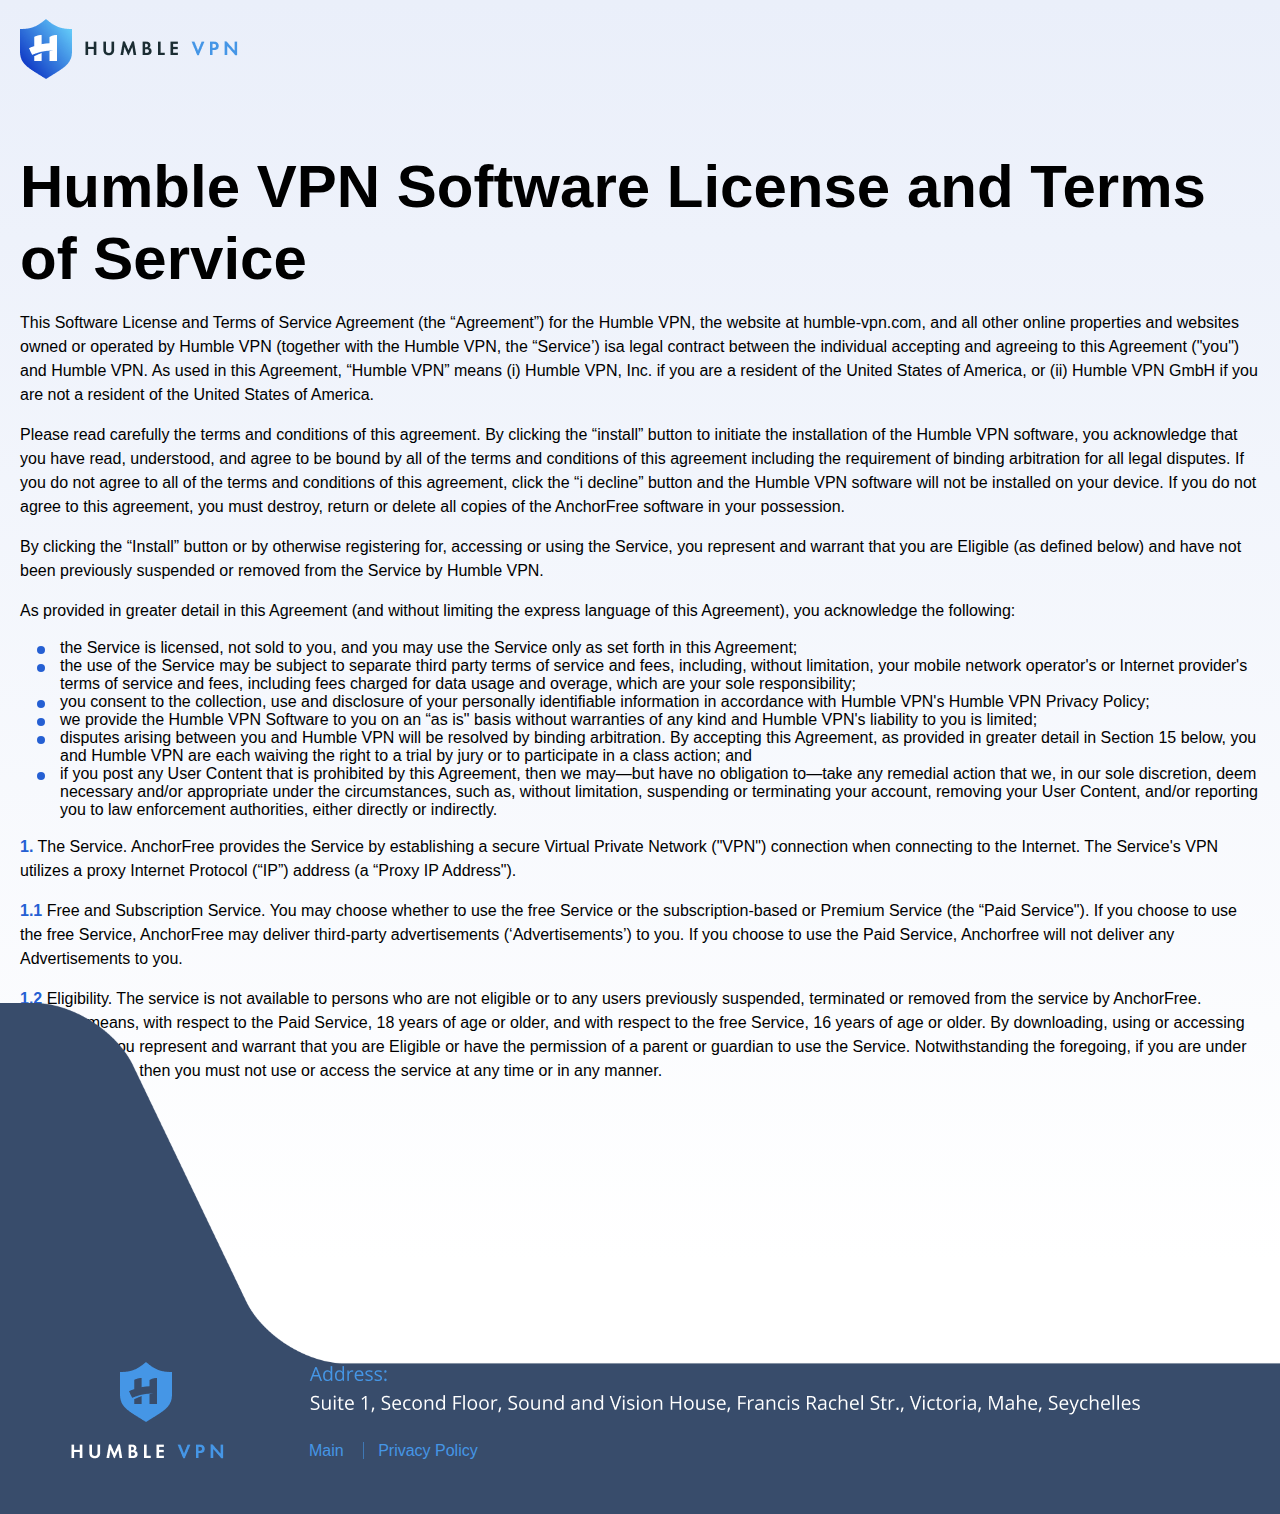
<file: terms.html>
<!DOCTYPE html>
<html lang="en">
  <head>
    <meta charset="UTF-8" />
    <meta name="viewport" content="width=device-width, initial-scale=1.0" />
    <link rel="icon" type="image/png" sizes="32x32" href="/favicon-32x32.png" />
    <link rel="icon" type="image/png" sizes="16x16" href="/favicon-16x16.png" />
    <title>Humble VPN - Terms of Service</title>

    <link rel="stylesheet" href="./css/main.min.css" />
  </head>
  <body>
    <header class="header">
      <div class="container">
        <div class="header__content">
          <a href="/" class="header__logo">
            <img src="./src/assets/images/logo.png" alt="" />
          </a>
        </div>
      </div>
    </header>
    <section class="text-content">
      <div class="container">
        <h1 class="text-content__title">
          Humble VPN Software License and Terms of Service
        </h1>
        <p>
          This Software License and Terms of Service Agreement (the “Agreement”)
          for the Humble VPN, the
          website at humble-vpn.com, and all other online properties and
          websites owned or operated by Humble VPN (together with the
          Humble VPN, the “Service’) isa legal contract between the
          individual accepting and agreeing to this Agreement ("you") and Humble VPN. As used in this Agreement, “Humble VPN” means (i)
          Humble VPN, Inc. if you are a resident of the United States of
          America, or (ii) Humble VPN GmbH if you are not a resident of
          the United States of America.
        </p>

        <p>
          Please read carefully the terms and conditions of this agreement. By
          clicking the “install” button to initiate the installation of the
          Humble VPN software, you acknowledge that you have read,
          understood, and agree to be bound by all of the terms and conditions
          of this agreement including the requirement of binding arbitration for
          all legal disputes. If you do not agree to all of the terms and
          conditions of this agreement, click the “i decline” button and the
          Humble VPN software will not be installed on your device. If you
          do not agree to this agreement, you must destroy, return or delete all
          copies of the AnchorFree software in your possession.
        </p>

        <p>
          By clicking the “Install” button or by otherwise registering for,
          accessing or using the Service, you represent and warrant that you are
          Eligible (as defined below) and have not been previously suspended or
          removed from the Service by Humble VPN.
        </p>
        <p>
          As provided in greater detail in this Agreement (and without limiting
          the express language of this Agreement), you acknowledge the
          following:
        </p>

        <ul class="text-content__list">
          <li>
            the Service is licensed, not sold to you, and you may use the
            Service only as set forth in this Agreement;
          </li>
          <li>
            the use of the Service may be subject to separate third party terms
            of service and fees, including, without limitation, your mobile
            network operator's or Internet provider's terms of service and fees,
            including fees charged for data usage and overage, which are your
            sole responsibility;
          </li>
          <li>
            you consent to the collection, use and disclosure of your personally
            identifiable information in accordance with Humble VPN's
            Humble VPN Privacy Policy;
          </li>
          <li>
            we provide the Humble VPN Software to you on an “as is" basis
            without warranties of any kind and Humble VPN's liability to
            you is limited;
          </li>
          <li>
            disputes arising between you and Humble VPN will be resolved
            by binding arbitration. By accepting this Agreement, as provided in
            greater detail in Section 15 below, you and Humble VPN are
            each waiving the right to a trial by jury or to participate in a
            class action; and
          </li>
          <li>
            if you post any User Content that is prohibited by this Agreement,
            then we may—but have no obligation to—take any remedial action that
            we, in our sole discretion, deem necessary and/or appropriate under
            the circumstances, such as, without limitation, suspending or
            terminating your account, removing your User Content, and/or
            reporting you to law enforcement authorities, either directly or
            indirectly.
          </li>
        </ul>
        <p>
          <b>1.</b> The Service. AnchorFree provides the Service by establishing
          a secure Virtual Private Network ("VPN") connection when connecting to
          the Internet. The Service's VPN utilizes a proxy Internet Protocol
          (“IP”) address (a “Proxy IP Address").
        </p>
        <p>
          <b>1.1</b> Free and Subscription Service. You may choose whether to
          use the free Service or the subscription-based or Premium Service (the
          “Paid Service"). If you choose to use the free Service, AnchorFree may
          deliver third-party advertisements (‘Advertisements’) to you. If you
          choose to use the Paid Service, Anchorfree will not deliver any
          Advertisements to you.
        </p>
        <p>
          <b>1.2</b> Eligibility. The service is not available to persons who
          are not eligible or to any users previously suspended, terminated or
          removed from the service by AnchorFree. “Eligible” means, with respect
          to the Paid Service, 18 years of age or older, and with respect to the
          free Service, 16 years of age or older. By downloading, using or
          accessing the Service, you represent and warrant that you are Eligible
          or have the permission of a parent or guardian to use the Service.
          Notwithstanding the foregoing, if you are under 16 years of age, then
          you must not use or access the service at any time or in any manner.
        </p>
      </div>
    </section>
    <footer class="footer">
      <div class="container">
        <div class="footer__content">
          <img
            src="/src/assets/images/logo_footer.png"
            alt="logo"
            class="footer__logo"
          />
          <div class="footer__right">
            <img
              src="/src/assets/images/footer_address.png"
              alt="address"
              class="footer__address"
            />
            <img
              src="/src/assets/images/footer_address_mobile.png"
              alt="address"
              class="footer__address_mobile"
            />
            <div class="footer__links">
              <a href="/index.html" target="_blank" class="footer__link"
                >Main</a
              >
              <a href="/privacy.html" target="_blank" class="footer__link"
                >Privacy Policy</a
              >
            </div>
          </div>
        </div>
      </div>
    </footer>
  </body>
</html>
</file>
<file: css/main.min.css>
@font-face{font-family:"Open Sans";font-style:normal;font-weight:400;font-display:swap;src:local("Open Sans"),url("../../fonts/OpenSans-Regular.ttf") format("ttf")}@font-face{font-family:"Open Sans";font-style:normal;font-weight:600;font-display:swap;src:local("Open Sans"),url("../../fonts/OpenSans-SemiBold.ttf") format("ttf")}@font-face{font-family:"Open Sans";font-style:normal;font-weight:700;font-display:swap;src:local("Open Sans"),url("../../fonts/OpenSans-Bold.ttf") format("ttf")}.header{position:absolute;top:0;left:0;right:0;z-index:3}.header__content{position:relative;display:-webkit-box;display:-ms-flexbox;display:flex;-webkit-box-pack:center;-ms-flex-pack:center;justify-content:center;-webkit-box-align:center;-ms-flex-align:center;align-items:center;padding:48px 0}.header__logo{position:absolute;left:0;top:calc(50% + 3px);-webkit-transform:translateY(-50%);transform:translateY(-50%)}.header__burger{display:none;outline:none}@media (max-width: 1200px){.header__burger{display:-webkit-box;display:-ms-flexbox;display:flex;-webkit-box-align:center;-ms-flex-align:center;align-items:center;-webkit-box-pack:center;-ms-flex-pack:center;justify-content:center;border:none;background:transparent;padding:0;margin-left:auto;z-index:1}.header__burger span{width:18px;height:2px;background-color:#000;display:inline-block;position:relative;-webkit-transition:-webkit-transform 0.5s ease;transition:-webkit-transform 0.5s ease;transition:transform 0.5s ease;transition:transform 0.5s ease, -webkit-transform 0.5s ease}.header__burger span.active{-webkit-transform:rotate(45deg);transform:rotate(45deg)}.header__burger span.active:before{top:0}.header__burger span.active:after{-webkit-transform:rotate(-90deg) translateX(5px);transform:rotate(-90deg) translateX(5px)}.header__burger span:before,.header__burger span:after{position:absolute;content:"";width:inherit;height:inherit;background-color:inherit;left:0;-webkit-transition:top 0.5s ease, -webkit-transform 0.5s ease;transition:top 0.5s ease, -webkit-transform 0.5s ease;transition:transform 0.5s ease, top 0.5s ease;transition:transform 0.5s ease, top 0.5s ease, -webkit-transform 0.5s ease}.header__burger span::before{top:-5px}.header__burger span:after{bottom:-5px}}@media (max-width: 1200px){.header__nav{display:none}.header__nav.active{display:block;position:absolute;background:#fff;padding:20px 40px 20px 30px;right:-10px;-webkit-box-shadow:-2px 6px 14px rgba(0,0,0,0.3);box-shadow:-2px 6px 14px rgba(0,0,0,0.3);border-radius:10px;top:30px}}.header__nav ul{display:-webkit-box;display:-ms-flexbox;display:flex;padding:0;margin:0;-webkit-box-align:center;-ms-flex-align:center;align-items:center}@media (max-width: 1200px){.header__nav ul{-webkit-box-orient:vertical;-webkit-box-direction:normal;-ms-flex-direction:column;flex-direction:column;-webkit-box-align:start;-ms-flex-align:start;align-items:flex-start}}.header__nav-item{list-style:none}.header__nav-item+.header__nav-item{margin-left:70px}@media (max-width: 1200px){.header__nav-item+.header__nav-item{margin-left:0;margin-top:20px}}.header__nav-item a{color:#5a747c;text-decoration:none;font-size:18px;line-height:25px;border-bottom:1px solid transparent;-webkit-transition:border-bottom-color 0.3s ease, color 0.3s ease;transition:border-bottom-color 0.3s ease, color 0.3s ease}.header__nav-item a:hover{border-bottom-color:#255fd3;color:#255fd3}.main{background:url("../src/assets/images/app_desktop.png") no-repeat right top 50%/45%,url("../src/assets/images/main_bg.png") no-repeat left bottom/100%,-webkit-gradient(linear, left top, left bottom, from(#eaeffa), color-stop(83.33%, #fff));background:url("../src/assets/images/app_desktop.png") no-repeat right top 50%/45%,url("../src/assets/images/main_bg.png") no-repeat left bottom/100%,linear-gradient(180deg, #eaeffa 0%, #fff 83.33%);padding-top:121px;position:relative;overflow:hidden}@media (max-width: 1200px){.main{background:-webkit-gradient(linear, left top, left bottom, from(#eaeffa), color-stop(83.33%, #fff));background:linear-gradient(180deg, #eaeffa 0%, #fff 83.33%);padding-top:98px;overflow:hidden}}.main__text-block{margin-top:55px;padding-bottom:340px;max-width:70%}@media (max-width: 1200px){.main__text-block{max-width:100%;margin-top:0;padding-bottom:60px}}.main__title{font-size:80px;line-height:1.2;margin:0}@media (max-width: 1200px){.main__title{font-size:60px}}@media (max-width: 767px){.main__title{font-size:32px}}.main__subtitle{color:#255fd3;margin:0;font-size:61px;font-weight:600;line-height:1.2}@media (max-width: 1200px){.main__subtitle{font-size:45px}}@media (max-width: 767px){.main__subtitle{font-size:23px;font-weight:500}}.main__text{margin:43px 0 0;max-width:50%;color:#5a747c;font-size:18px;line-height:1.5}@media (max-width: 1200px){.main__text{max-width:80%}}@media (max-width: 767px){.main__text{max-width:100%;font-size:14px;margin-top:25px}}.main__image{display:none}@media (max-width: 1200px){.main__image{display:block;max-width:80%;position:absolute;left:50%;-webkit-transform:translateX(-50%);transform:translateX(-50%);z-index:0}}@media (max-width: 767px){.main__image{max-width:110%}}.main__buttons{display:-webkit-box;display:-ms-flexbox;display:flex;-webkit-box-align:center;-ms-flex-align:center;align-items:center;margin-top:40px}@media (max-width: 1200px){.main__buttons{-webkit-box-orient:vertical;-webkit-box-direction:normal;-ms-flex-direction:column;flex-direction:column;position:relative;margin-top:460px}}@media (max-width: 767px){.main__buttons{margin-top:320px}}.main__button{background-color:#255fd3;display:block;padding:18px 35px;color:#fff;font-size:18px;line-height:25px;text-decoration:none;font-weight:700;border-radius:10px;-webkit-transition:-webkit-box-shadow 0.3s ease;transition:-webkit-box-shadow 0.3s ease;transition:box-shadow 0.3s ease;transition:box-shadow 0.3s ease, -webkit-box-shadow 0.3s ease}.main__button:hover{-webkit-box-shadow:0 8px 18px #255fd3;box-shadow:0 8px 18px #255fd3}.main__platforms{display:-webkit-box;display:-ms-flexbox;display:flex;list-style:none;padding:0;margin:0 0 0 28px}@media (max-width: 1200px){.main__platforms{margin-left:0;margin-top:18px}}.main__platforms-item+.main__platforms-item{margin-left:30px}.main__platforms-item svg{fill:#cdd2e1;-webkit-transition:fill 0.3s ease;transition:fill 0.3s ease}.main__platforms-item:hover svg{fill:#255fd3}.advantages{background:url("../src/assets/images/advantages_bg_2.png") no-repeat left bottom/45%,url("../src/assets/images/advantages_bg.png") no-repeat left bottom/100%,#edf1fb}@media (max-width: 1200px){.advantages{background:url("../src/assets/images/advantages_bg_2.png") no-repeat left bottom/50%,#edf1fb}}@media (max-width: 767px){.advantages{background:url("../src/assets/images/advantages_bg_2.png") no-repeat left bottom/110%,#edf1fb}}.advantages__list{display:-webkit-box;display:-ms-flexbox;display:flex;-webkit-box-pack:end;-ms-flex-pack:end;justify-content:flex-end;-ms-flex-wrap:wrap;flex-wrap:wrap;margin-top:-60px}@media (max-width: 1200px){.advantages__list{margin-top:0;-webkit-box-pack:center;-ms-flex-pack:center;justify-content:center}}.advantages__item{width:calc(33% - 30px);display:-webkit-box;display:-ms-flexbox;display:flex;-webkit-box-orient:vertical;-webkit-box-direction:normal;-ms-flex-direction:column;flex-direction:column;-webkit-box-align:start;-ms-flex-align:start;align-items:flex-start;margin-top:60px}.advantages__item+.advantages__item{margin-left:50px}.advantages__item-image{height:110px;margin-left:-25px}.advantages__item-title{font-size:24px;line-height:1.5;font-weight:700;margin:-5px 0 0}.advantages__item-text{margin:30px 0 0;position:relative;font-size:16px;line-height:1.5;color:#5a747c;max-width:75%}.advantages__item-text:before{content:"";position:absolute;top:-18px;width:65px;height:2px;background-color:#255fd3}@media (max-width: 1200px){.advantages__item{width:50%;-webkit-box-orient:horizontal;-webkit-box-direction:normal;-ms-flex-direction:row;flex-direction:row}.advantages__item+.advantages__item{margin-left:0}.advantages__item-image{margin-top:-10px;height:auto;width:90px}.advantages__item-right{margin-left:25px}.advantages__item-title{font-size:19px;margin:0}.advantages__item-text{font-size:15px}}@media (max-width: 767px){.advantages__item{width:100%}.advantages__item-text{max-width:100%}}.advantages__text-block{width:calc(66% - 13px);margin-top:52px;margin-bottom:140px;display:-webkit-box;display:-ms-flexbox;display:flex;-webkit-box-orient:vertical;-webkit-box-direction:normal;-ms-flex-direction:column;flex-direction:column;-webkit-box-align:start;-ms-flex-align:start;align-items:flex-start}@media (max-width: 1200px){.advantages__text-block{width:100%;margin-top:60px;margin-bottom:350px;-webkit-box-align:center;-ms-flex-align:center;align-items:center}}@media (max-width: 767px){.advantages__text-block{margin-top:30px;-webkit-box-align:start;-ms-flex-align:start;align-items:flex-start;margin-bottom:370px}}.advantages__title{font-size:60px;line-height:1.2;margin:0}@media (max-width: 1200px){.advantages__title{font-size:60px;text-align:center}}@media (max-width: 767px){.advantages__title{font-size:32px;text-align:left}}.advantages__subtitle{color:#255fd3;font-size:40px;font-weight:600;line-height:1.2;margin:0}@media (max-width: 1200px){.advantages__subtitle{font-size:45px;text-align:center}}@media (max-width: 767px){.advantages__subtitle{font-size:28px;font-weight:500;text-align:left}}.advantages__text{font-size:18px;line-height:1.5;color:#5a747c;margin:50px 0 0;width:50%}@media (max-width: 1200px){.advantages__text{font-size:16px;text-align:center;margin-top:30px;width:80%}}@media (max-width: 767px){.advantages__text{width:100%;text-align:left}}.access{display:-webkit-box;display:-ms-flexbox;display:flex;background-color:#fff;-webkit-box-pack:justify;-ms-flex-pack:justify;justify-content:space-between}@media (max-width: 1200px){.access{-webkit-box-orient:vertical;-webkit-box-direction:normal;-ms-flex-direction:column;flex-direction:column;background-color:#dbe2f3}.access__container{background-color:#dbe2f3;overflow:hidden}}.access__text-block,.access__image{max-width:50%}@media (max-width: 1200px){.access__text-block,.access__image{max-width:100%}}.access__text-block{margin-top:45px}.access__image{margin-top:-100px}@media (max-width: 1200px){.access__image{margin-top:0;-webkit-transform:translateX(80px);transform:translateX(80px)}}@media (max-width: 767px){.access__image{-webkit-transform:translateX(50px);transform:translateX(50px)}}.access__title{font-size:60px;line-height:1.2;margin:0}@media (max-width: 767px){.access__title{font-size:32px}}.access__subtitle{margin:0;font-size:40px;color:#255fd3;line-height:1.2;font-weight:600}@media (max-width: 767px){.access__subtitle{font-size:26px}}.access__text{margin-top:43px;color:#5a747c;font-size:18px;line-height:1.5;max-width:55%}@media (max-width: 767px){.access__text{margin-top:30px;font-size:16px;max-width:90%}}.security{padding-bottom:145px;position:relative}@media (max-width: 1200px){.security{padding-bottom:335px}}@media (max-width: 767px){.security{padding-bottom:285px}}.security:after{position:absolute;bottom:0;content:"";left:0;right:0;top:0;background:url("../src/assets/images/security_bg.png") no-repeat left bottom/100%;z-index:2;pointer-events:none}@media (max-width: 1200px){.security:after{display:none}}.security__content{display:-webkit-box;display:-ms-flexbox;display:flex;-webkit-box-orient:vertical;-webkit-box-direction:normal;-ms-flex-direction:column;flex-direction:column;-webkit-box-align:center;-ms-flex-align:center;align-items:center;margin-top:-60px}@media (max-width: 1200px){.security__content{margin-top:-30px}}.security__image{width:120px;height:140px}@media (max-width: 1200px){.security__image{width:90px;height:110px}}.security__title{margin-top:35px;margin-bottom:0;font-size:60px;line-height:1.2}@media (max-width: 1200px){.security__title{font-size:50px}}@media (max-width: 767px){.security__title{font-size:27px;text-align:center}}.security__text{margin-top:50px;text-align:center;font-size:18px;margin-bottom:0;line-height:1.5;max-width:57%;color:#5a747c}@media (max-width: 767px){.security__text{max-width:100%;margin-top:30px}}.security__button{padding:18px 27px 18px 29px;color:#fff;display:-webkit-box;display:-ms-flexbox;display:flex;-webkit-box-align:center;-ms-flex-align:center;align-items:center;-webkit-box-pack:center;-ms-flex-pack:center;justify-content:center;text-decoration:none;margin-top:40px;background-color:#255fd3;font-size:18px;line-height:25px;font-weight:700;border-radius:10px;-webkit-transition:-webkit-box-shadow 0.3s ease;transition:-webkit-box-shadow 0.3s ease;transition:box-shadow 0.3s ease;transition:box-shadow 0.3s ease, -webkit-box-shadow 0.3s ease}.security__button:hover{-webkit-box-shadow:0 8px 18px #255fd3;box-shadow:0 8px 18px #255fd3}.security__button img{margin-left:15px}@media (max-width: 767px){.security__button{margin-top:60px}}.security__bg{margin-top:-80px;z-index:-1}.footer{position:absolute;bottom:0;left:0;right:0;z-index:3}@media (max-width: 1200px){.footer{background-color:#384c6b}}.footer__content{display:-webkit-box;display:-ms-flexbox;display:flex;-webkit-box-align:center;-ms-flex-align:center;align-items:center;padding:70px 50px 50px}@media (max-width: 1200px){.footer__content{-webkit-box-orient:vertical;-webkit-box-direction:normal;-ms-flex-direction:column;flex-direction:column;padding:30px 0}}.footer__right{margin-left:85px}@media (max-width: 1200px){.footer__right{margin-left:0;margin-top:40px;display:-webkit-box;display:-ms-flexbox;display:flex;-webkit-box-orient:vertical;-webkit-box-direction:normal;-ms-flex-direction:column;flex-direction:column;-webkit-box-align:center;-ms-flex-align:center;align-items:center}}@media (max-width: 1200px){.footer__address{display:none}}.footer__address_mobile{display:none}@media (max-width: 1200px){.footer__address_mobile{display:block;max-width:100%}}.footer__links{margin-top:20px}@media (max-width: 1200px){.footer__links{margin-top:40px}}.footer__link{color:#4596e6;font-size:16px;text-decoration:none;line-height:1.5;-webkit-transition:border-bottom-color 0.3s ease;transition:border-bottom-color 0.3s ease;border-bottom:1px solid transparent}.footer__link:hover{border-bottom-color:#4596e6}.footer__link+.footer__link{margin-left:30px;position:relative}.footer__link+.footer__link:before{content:"";position:absolute;height:100%;width:1px;background-color:#4596e6;opacity:0.6;left:-15px;bottom:0}.text-content{padding-bottom:415px;padding-top:121px;position:relative;background:-webkit-gradient(linear, left top, left bottom, from(#eaeffa), color-stop(83.33%, #fff));background:linear-gradient(180deg, #eaeffa 0%, #fff 83.33%)}.text-content:after{position:absolute;bottom:0;content:"";left:0;right:0;top:0;background:url("../src/assets/images/security_bg.png") no-repeat left bottom/100%;z-index:2;pointer-events:none}@media (max-width: 1200px){.text-content:after{display:none}}.text-content__title{margin:30px 0 0;font-size:60px;line-height:1.2}@media (max-width: 1200px){.text-content__title{font-size:50px}}@media (max-width: 767px){.text-content__title{font-size:32px;margin-top:0}}.text-content h2{color:#255fd3}.text-content p{font-size:16px;line-height:1.5}.text-content b{color:#255fd3}.text-content a{color:#255fd3;text-decoration:none;-webkit-transition:border-bottom-color 0.3s ease;transition:border-bottom-color 0.3s ease;border-bottom:1px solid transparent}.text-content a:hover{border-bottom-color:#255fd3}.text-content__list{list-style:none}.text-content__list li{position:relative}.text-content__list li:before{content:"";position:absolute;top:7px;left:-23px;background-color:#255fd3;width:8px;height:8px;border-radius:50%}html,body{margin:0;padding:0;font-family:"Open Sans", sans-serif}body{position:relative}.container{position:relative;max-width:1240px;padding:0 20px;margin:0 auto}
/*# sourceMappingURL=main.min.css.map */
</file>
